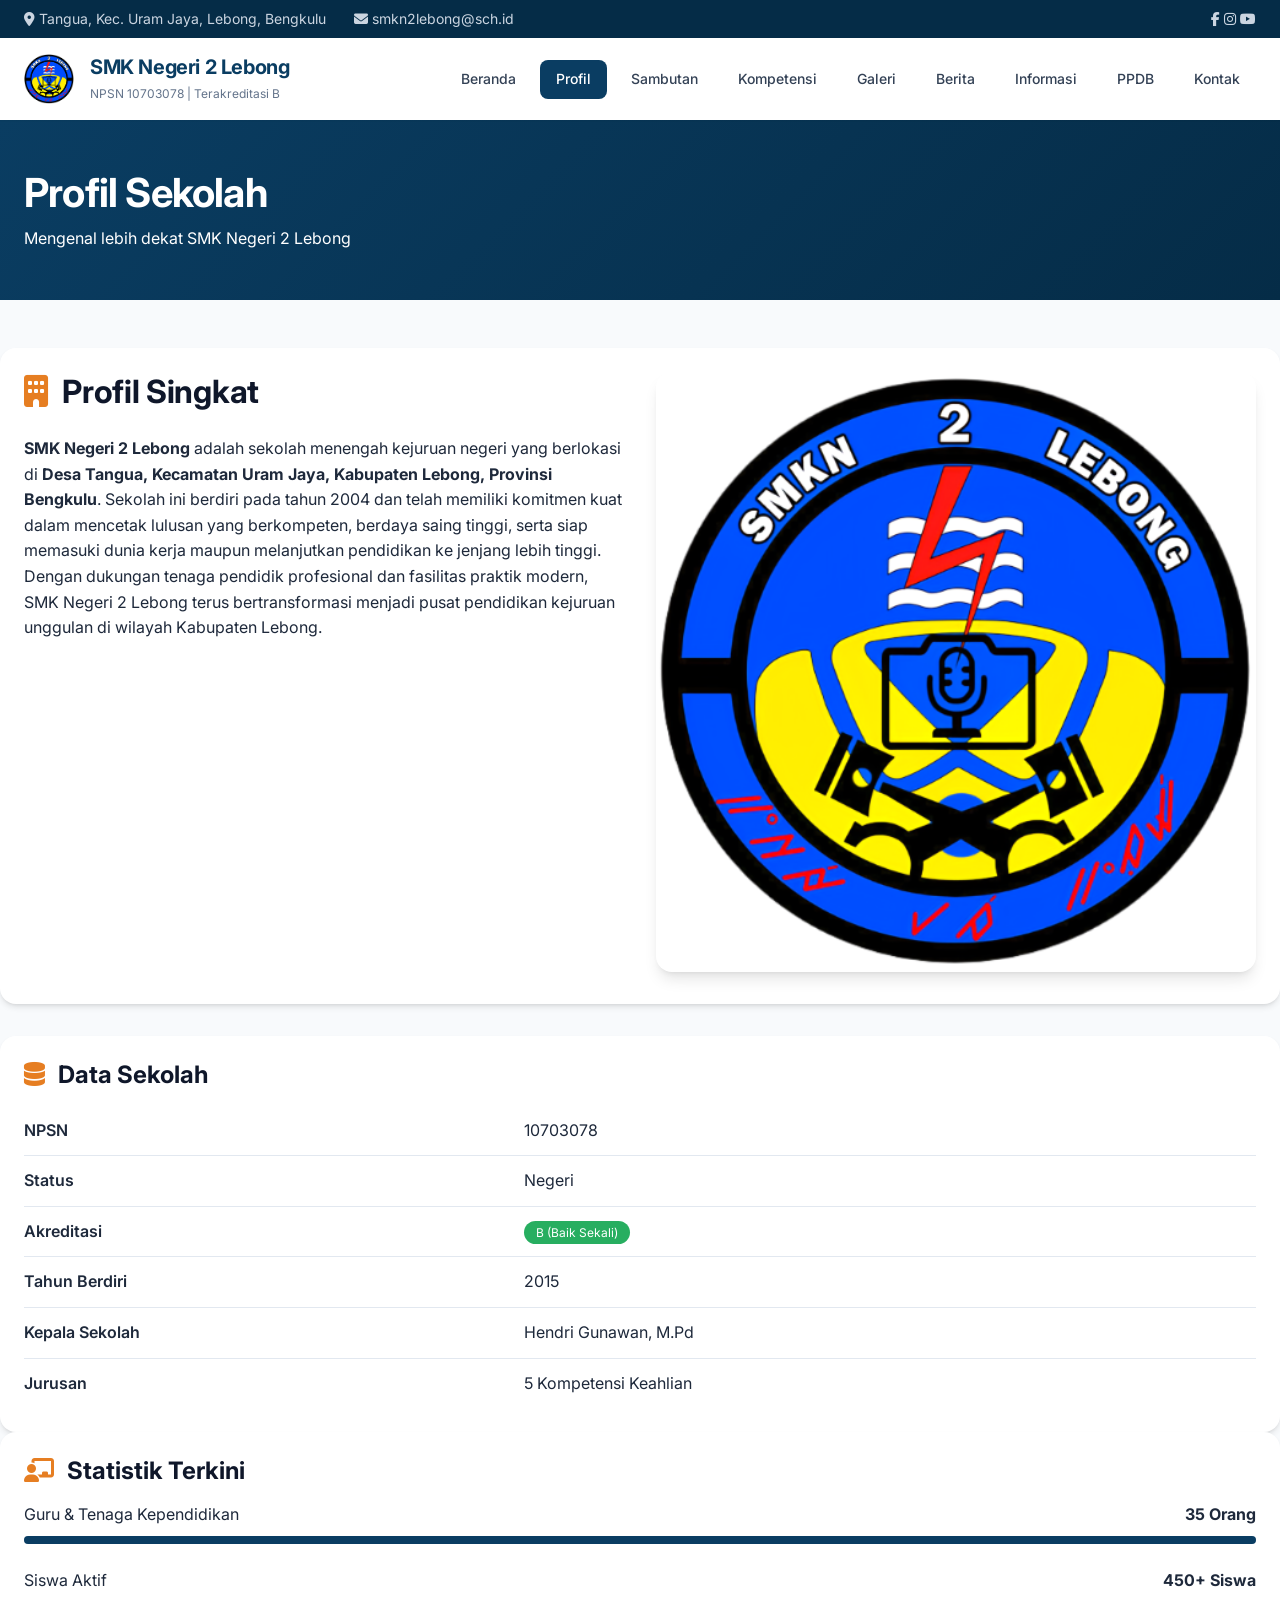
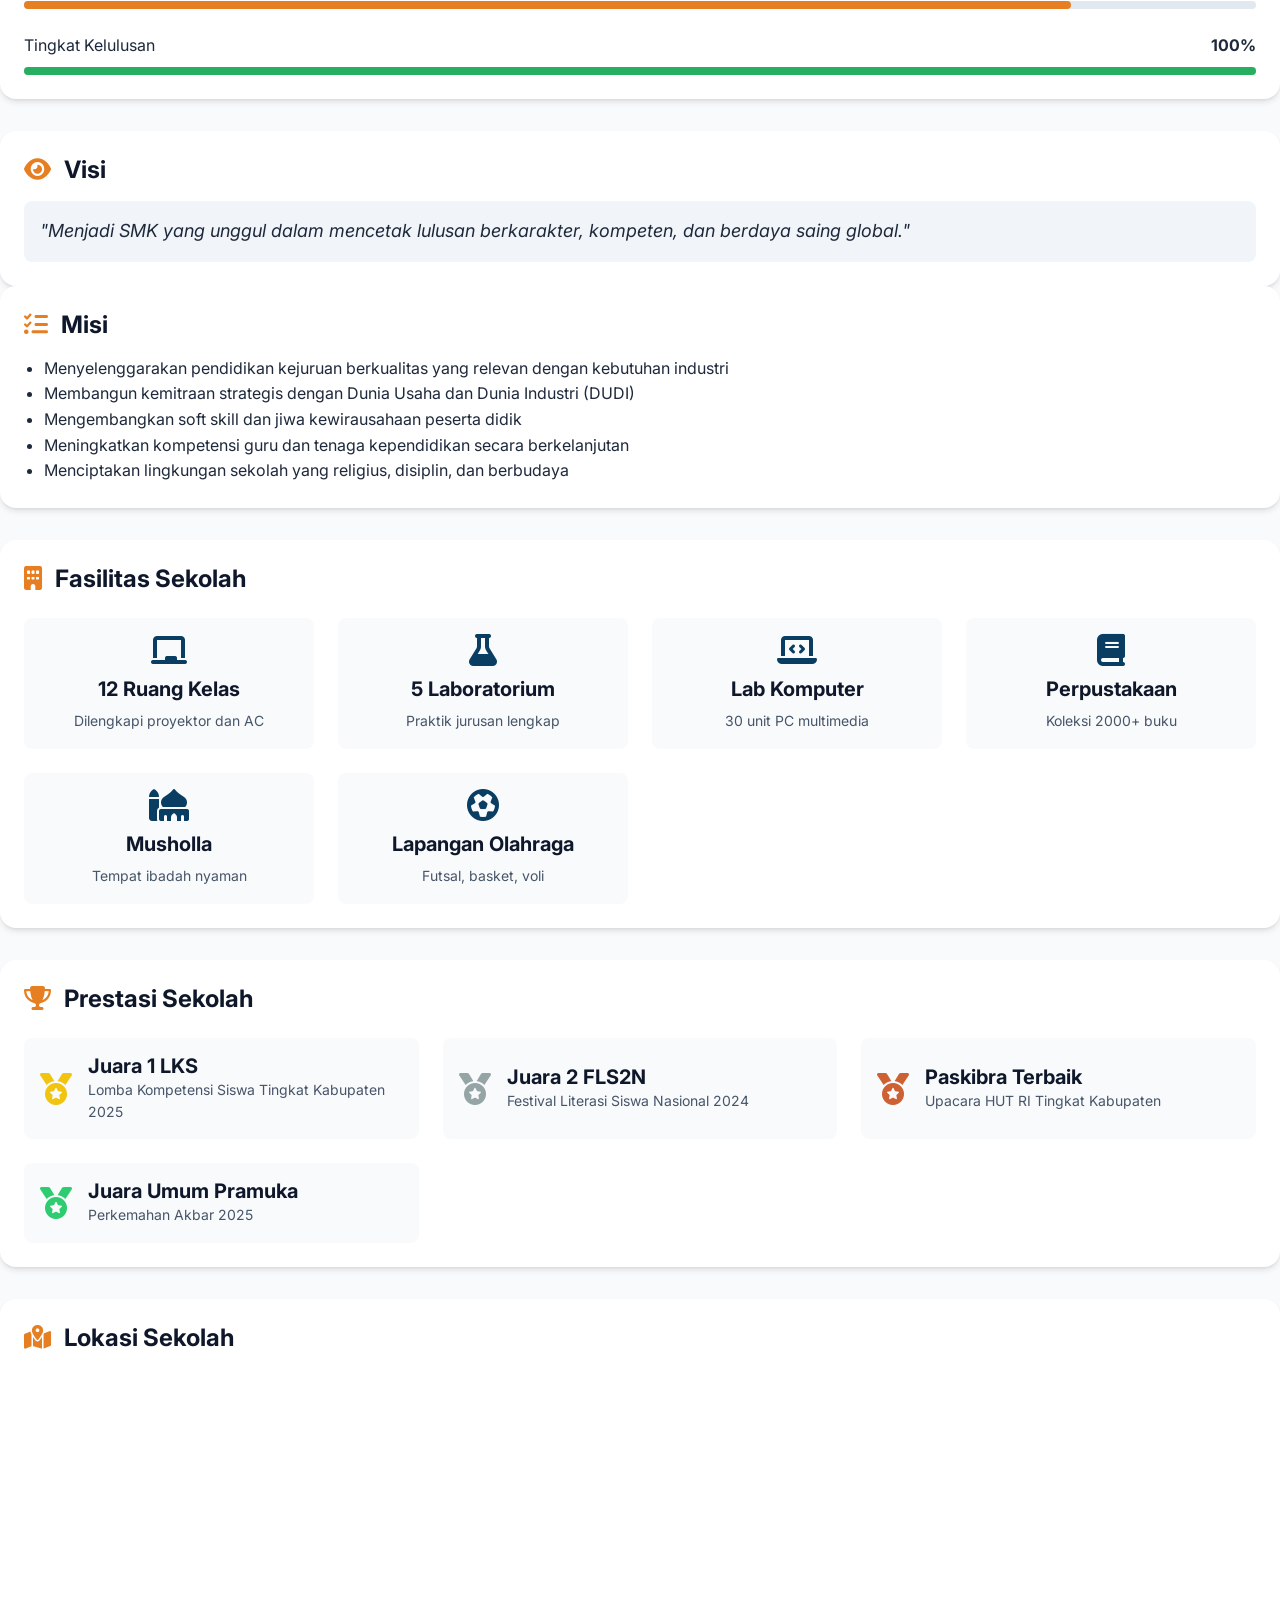
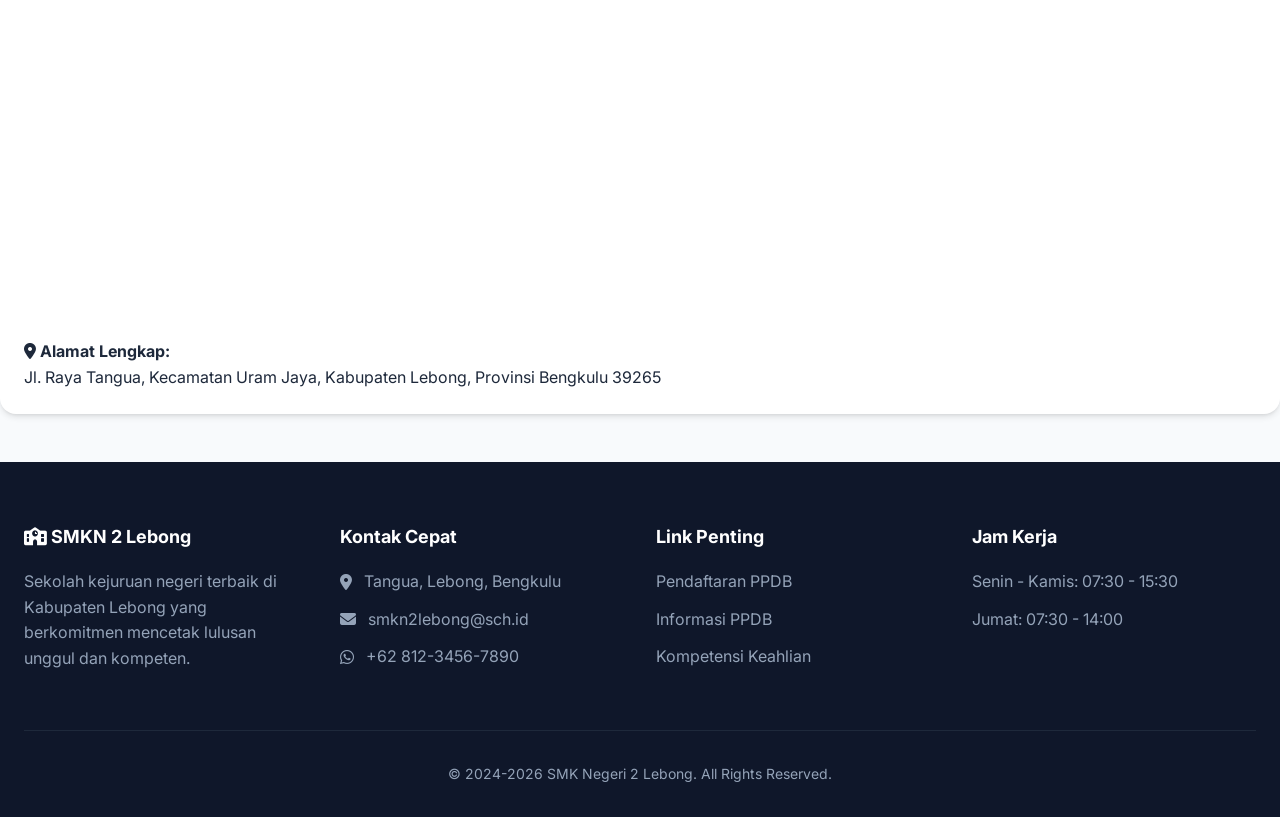
<file: profil.html>
<!DOCTYPE html>
<html lang="id">
<head>
  <meta charset="UTF-8" />
  <meta name="viewport" content="width=device-width, initial-scale=1.0" />
  <title>Profil Sekolah | SMK Negeri 2 Lebong</title>
  <meta name="description" content="Profil resmi SMK Negeri 2 Lebong: visi, misi, jurusan, fasilitas, dan prestasi sekolah kejuruan unggulan di Kabupaten Lebong." />
  <meta name="keywords" content="Profil SMK Negeri 2 Lebong, Visi Misi SMK, Fasilitas SMK, Prestasi SMKN 2 Lebong" />
  <meta name="author" content="SMK Negeri 2 Lebong" />
  <link rel="icon" href="favicon.ico" type="image/x-icon" />
  <link rel="stylesheet" href="https://cdnjs.cloudflare.com/ajax/libs/font-awesome/6.5.1/css/all.min.css" />
  <link href="https://fonts.googleapis.com/css2?family=Inter:wght@300;400;500;600;700;800&display=swap" rel="stylesheet" />
  <link rel="stylesheet" href="css/style.css" />
</head>
<body>

  <!-- Top Bar -->
  <div class="header-top">
    <div class="container">
      <div class="contact-info">
        <span><i class="fas fa-map-marker-alt"></i> Tangua, Kec. Uram Jaya, Lebong, Bengkulu</span>
        <span style="margin-left: 1.5rem;"><i class="fas fa-envelope"></i> smkn2lebong@sch.id</span>
      </div>
      <div class="social-links">
        <a href="#"><i class="fab fa-facebook-f"></i></a>
        <a href="#"><i class="fab fa-instagram"></i></a>
        <a href="#"><i class="fab fa-youtube"></i></a>
      </div>
    </div>
  </div>

  <!-- Main Header -->
  <div class="main-header">
    <div class="container">
      <div class="logo">
        <img src="logo.png" alt="Logo SMK Negeri 2 Lebong" class="logo-img">
        <div class="logo-text">
          <h1>SMK Negeri 2 Lebong</h1>
          <p>NPSN 10703078 | Terakreditasi B</p>
        </div>
      </div>
      <button class="menu-toggle">☰</button>
      <nav class="nav-menu">
        <a href="index.html">Beranda</a>
        <a href="profil.html" class="active">Profil</a>
        <a href="sambutan.html">Sambutan</a>
        <a href="kompetensi.html">Kompetensi</a>
        <a href="galeri.html">Galeri</a>
        <a href="berita.html">Berita</a>
        <a href="informasi.html">Informasi</a>
        <a href="ppdb.html">PPDB</a>
        <a href="kontak.html">Kontak</a>
      </nav>
    </div>
  </div>

  <!-- Page Header -->
  <section class="page-header" style="background: linear-gradient(135deg, var(--primary), var(--primary-dark)); color: white; padding: 3rem 0;">
    <div class="container">
      <h1 style="color: white; margin-bottom: 0.5rem;">Profil Sekolah</h1>
      <p>Mengenal lebih dekat SMK Negeri 2 Lebong</p>
    </div>
  </section>

  <main class="container" style="padding: 3rem 0;">
    <!-- Profil Singkat -->
    <div class="card" style="margin-bottom: 2rem;">
      <div class="card-body">
        <div style="display: grid; grid-template-columns: 1fr 1fr; gap: 2rem;">
          <div>
            <h2><i class="fas fa-building" style="color: var(--accent); margin-right: 0.5rem;"></i> Profil Singkat</h2>
            <p><strong>SMK Negeri 2 Lebong</strong> adalah sekolah menengah kejuruan negeri yang berlokasi di <strong>Desa Tangua, Kecamatan Uram Jaya, Kabupaten Lebong, Provinsi Bengkulu</strong>. Sekolah ini berdiri pada tahun 2004 dan telah memiliki komitmen kuat dalam mencetak lulusan yang berkompeten, berdaya saing tinggi, serta siap memasuki dunia kerja maupun melanjutkan pendidikan ke jenjang lebih tinggi.</p>
            <p>Dengan dukungan tenaga pendidik profesional dan fasilitas praktik modern, SMK Negeri 2 Lebong terus bertransformasi menjadi pusat pendidikan kejuruan unggulan di wilayah Kabupaten Lebong.</p>
          </div>
          <div>
            <img src="logo.png" alt="SMK Negeri 2 Lebong" style="width: 100%; border-radius: var(--radius-lg); box-shadow: var(--shadow-md);">
          </div>
        </div>
      </div>
    </div>

    <!-- Data Sekolah -->
    <div class="grid-2" style="margin-bottom: 2rem;">
      <div class="card">
        <div class="card-body">
          <h3><i class="fas fa-database" style="color: var(--accent); margin-right: 0.5rem;"></i> Data Sekolah</h3>
          <table style="width: 100%; border-collapse: collapse;">
            <tr style="border-bottom: 1px solid var(--gray-200);">
              <td style="padding: 0.75rem 0; font-weight: 600;">NPSN</td>
              <td style="padding: 0.75rem 0;">10703078</td>
            </tr>
            <tr style="border-bottom: 1px solid var(--gray-200);">
              <td style="padding: 0.75rem 0; font-weight: 600;">Status</td>
              <td style="padding: 0.75rem 0;">Negeri</td>
            </tr>
            <tr style="border-bottom: 1px solid var(--gray-200);">
              <td style="padding: 0.75rem 0; font-weight: 600;">Akreditasi</td>
              <td style="padding: 0.75rem 0;"><span style="background: var(--success); color: white; padding: 0.25rem 0.75rem; border-radius: 20px; font-size: 0.75rem;">B (Baik Sekali)</span></td>
            </tr>
            <tr style="border-bottom: 1px solid var(--gray-200);">
              <td style="padding: 0.75rem 0; font-weight: 600;">Tahun Berdiri</td>
              <td style="padding: 0.75rem 0;">2015</td>
            </tr>
            <tr style="border-bottom: 1px solid var(--gray-200);">
              <td style="padding: 0.75rem 0; font-weight: 600;">Kepala Sekolah</td>
              <td style="padding: 0.75rem 0;">Hendri Gunawan, M.Pd</td>
            </tr>
            <tr>
              <td style="padding: 0.75rem 0; font-weight: 600;">Jurusan</td>
              <td style="padding: 0.75rem 0;">5 Kompetensi Keahlian</td>
            </tr>
          </table>
        </div>
      </div>
      <div class="card">
        <div class="card-body">
          <h3><i class="fas fa-chalkboard-user" style="color: var(--accent); margin-right: 0.5rem;"></i> Statistik Terkini</h3>
          <div style="margin-top: 1rem;">
            <div style="margin-bottom: 1.5rem;">
              <div style="display: flex; justify-content: space-between; margin-bottom: 0.5rem;">
                <span>Guru & Tenaga Kependidikan</span>
                <strong>35 Orang</strong>
              </div>
              <div style="background: var(--gray-200); height: 8px; border-radius: 4px;">
                <div style="width: 100%; background: var(--primary); height: 8px; border-radius: 4px;"></div>
              </div>
            </div>
            <div style="margin-bottom: 1.5rem;">
              <div style="display: flex; justify-content: space-between; margin-bottom: 0.5rem;">
                <span>Siswa Aktif</span>
                <strong>450+ Siswa</strong>
              </div>
              <div style="background: var(--gray-200); height: 8px; border-radius: 4px;">
                <div style="width: 85%; background: var(--accent); height: 8px; border-radius: 4px;"></div>
              </div>
            </div>
            <div>
              <div style="display: flex; justify-content: space-between; margin-bottom: 0.5rem;">
                <span>Tingkat Kelulusan</span>
                <strong>100%</strong>
              </div>
              <div style="background: var(--gray-200); height: 8px; border-radius: 4px;">
                <div style="width: 100%; background: var(--success); height: 8px; border-radius: 4px;"></div>
              </div>
            </div>
          </div>
        </div>
      </div>
    </div>

    <!-- Visi & Misi -->
    <div class="grid-2" style="margin-bottom: 2rem;">
      <div class="card">
        <div class="card-body">
          <h3><i class="fas fa-eye" style="color: var(--accent); margin-right: 0.5rem;"></i> Visi</h3>
          <p style="font-size: 1.125rem; font-style: italic; padding: 1rem; background: var(--gray-100); border-radius: var(--radius);">"Menjadi SMK yang unggul dalam mencetak lulusan berkarakter, kompeten, dan berdaya saing global."</p>
        </div>
      </div>
      <div class="card">
        <div class="card-body">
          <h3><i class="fas fa-list-check" style="color: var(--accent); margin-right: 0.5rem;"></i> Misi</h3>
          <ul style="padding-left: 1.25rem;">
            <li>Menyelenggarakan pendidikan kejuruan berkualitas yang relevan dengan kebutuhan industri</li>
            <li>Membangun kemitraan strategis dengan Dunia Usaha dan Dunia Industri (DUDI)</li>
            <li>Mengembangkan soft skill dan jiwa kewirausahaan peserta didik</li>
            <li>Meningkatkan kompetensi guru dan tenaga kependidikan secara berkelanjutan</li>
            <li>Menciptakan lingkungan sekolah yang religius, disiplin, dan berbudaya</li>
          </ul>
        </div>
      </div>
    </div>

    <!-- Fasilitas -->
    <div class="card" style="margin-bottom: 2rem;">
      <div class="card-body">
        <h3><i class="fas fa-building" style="color: var(--accent); margin-right: 0.5rem;"></i> Fasilitas Sekolah</h3>
        <div style="display: grid; grid-template-columns: repeat(auto-fit, minmax(250px, 1fr)); gap: 1.5rem; margin-top: 1.5rem;">
          <div style="text-align: center; padding: 1rem; background: var(--gray-50); border-radius: var(--radius);">
            <i class="fas fa-chalkboard" style="font-size: 2rem; color: var(--primary);"></i>
            <h4 style="margin: 0.5rem 0;">12 Ruang Kelas</h4>
            <p style="font-size: 0.875rem; color: var(--gray-600);">Dilengkapi proyektor dan AC</p>
          </div>
          <div style="text-align: center; padding: 1rem; background: var(--gray-50); border-radius: var(--radius);">
            <i class="fas fa-flask" style="font-size: 2rem; color: var(--primary);"></i>
            <h4 style="margin: 0.5rem 0;">5 Laboratorium</h4>
            <p style="font-size: 0.875rem; color: var(--gray-600);">Praktik jurusan lengkap</p>
          </div>
          <div style="text-align: center; padding: 1rem; background: var(--gray-50); border-radius: var(--radius);">
            <i class="fas fa-laptop-code" style="font-size: 2rem; color: var(--primary);"></i>
            <h4 style="margin: 0.5rem 0;">Lab Komputer</h4>
            <p style="font-size: 0.875rem; color: var(--gray-600);">30 unit PC multimedia</p>
          </div>
          <div style="text-align: center; padding: 1rem; background: var(--gray-50); border-radius: var(--radius);">
            <i class="fas fa-book" style="font-size: 2rem; color: var(--primary);"></i>
            <h4 style="margin: 0.5rem 0;">Perpustakaan</h4>
            <p style="font-size: 0.875rem; color: var(--gray-600);">Koleksi 2000+ buku</p>
          </div>
          <div style="text-align: center; padding: 1rem; background: var(--gray-50); border-radius: var(--radius);">
            <i class="fas fa-mosque" style="font-size: 2rem; color: var(--primary);"></i>
            <h4 style="margin: 0.5rem 0;">Musholla</h4>
            <p style="font-size: 0.875rem; color: var(--gray-600);">Tempat ibadah nyaman</p>
          </div>
          <div style="text-align: center; padding: 1rem; background: var(--gray-50); border-radius: var(--radius);">
            <i class="fas fa-futbol" style="font-size: 2rem; color: var(--primary);"></i>
            <h4 style="margin: 0.5rem 0;">Lapangan Olahraga</h4>
            <p style="font-size: 0.875rem; color: var(--gray-600);">Futsal, basket, voli</p>
          </div>
        </div>
      </div>
    </div>

    <!-- Prestasi -->
    <div class="card" style="margin-bottom: 2rem;">
      <div class="card-body">
        <h3><i class="fas fa-trophy" style="color: var(--accent); margin-right: 0.5rem;"></i> Prestasi Sekolah</h3>
        <div style="display: grid; grid-template-columns: repeat(auto-fit, minmax(300px, 1fr)); gap: 1.5rem; margin-top: 1.5rem;">
          <div style="display: flex; align-items: center; gap: 1rem; padding: 1rem; background: var(--gray-50); border-radius: var(--radius);">
            <i class="fas fa-medal" style="font-size: 2rem; color: #f1c40f;"></i>
            <div>
              <h4 style="margin: 0;">Juara 1 LKS</h4>
              <p style="margin: 0; font-size: 0.875rem; color: var(--gray-600);">Lomba Kompetensi Siswa Tingkat Kabupaten 2025</p>
            </div>
          </div>
          <div style="display: flex; align-items: center; gap: 1rem; padding: 1rem; background: var(--gray-50); border-radius: var(--radius);">
            <i class="fas fa-medal" style="font-size: 2rem; color: #95a5a6;"></i>
            <div>
              <h4 style="margin: 0;">Juara 2 FLS2N</h4>
              <p style="margin: 0; font-size: 0.875rem; color: var(--gray-600);">Festival Literasi Siswa Nasional 2024</p>
            </div>
          </div>
          <div style="display: flex; align-items: center; gap: 1rem; padding: 1rem; background: var(--gray-50); border-radius: var(--radius);">
            <i class="fas fa-medal" style="font-size: 2rem; color: #cd6133;"></i>
            <div>
              <h4 style="margin: 0;">Paskibra Terbaik</h4>
              <p style="margin: 0; font-size: 0.875rem; color: var(--gray-600);">Upacara HUT RI Tingkat Kabupaten</p>
            </div>
          </div>
          <div style="display: flex; align-items: center; gap: 1rem; padding: 1rem; background: var(--gray-50); border-radius: var(--radius);">
            <i class="fas fa-medal" style="font-size: 2rem; color: #2ecc71;"></i>
            <div>
              <h4 style="margin: 0;">Juara Umum Pramuka</h4>
              <p style="margin: 0; font-size: 0.875rem; color: var(--gray-600);">Perkemahan Akbar 2025</p>
            </div>
          </div>
        </div>
      </div>
    </div>

    <!-- Lokasi -->
    <div class="card">
      <div class="card-body">
        <h3><i class="fas fa-map-location-dot" style="color: var(--accent); margin-right: 0.5rem;"></i> Lokasi Sekolah</h3>
        <div style="position: relative; padding-bottom: 45%; height: 0; overflow: hidden; border-radius: var(--radius); margin-top: 1rem;">
          <iframe src="https://www.google.com/maps/embed?pb=!1m18!1m12!1m3!1d3986.5!2d102.2!3d-3.1!2m3!1f0!2f0!3f0!3m2!1i1024!2i768!4f13.1!3m3!1m2!1s0x2e34b2f5b8e9a8a1%3A0x0!2zM8KwMDYnMzYuMCJTIDEwMsKwMTInMzAuMCJF!5e0!3m2!1sid!2sid!4v1234567890123!5m2!1sid!2sid" 
                style="position: absolute; top: 0; left: 0; width: 100%; height: 100%;" 
                frameborder="0" 
                allowfullscreen>
          </iframe>
        </div>
        <p style="margin-top: 1rem;"><strong><i class="fas fa-location-dot"></i> Alamat Lengkap:</strong><br>Jl. Raya Tangua, Kecamatan Uram Jaya, Kabupaten Lebong, Provinsi Bengkulu 39265</p>
      </div>
    </div>
  </main>

  <!-- Footer -->
  <footer class="footer">
    <div class="container">
      <div class="footer-grid">
        <div class="footer-col">
          <h4><i class="fas fa-school"></i> SMKN 2 Lebong</h4>
          <p>Sekolah kejuruan negeri terbaik di Kabupaten Lebong yang berkomitmen mencetak lulusan unggul dan kompeten.</p>
        </div>
        <div class="footer-col">
          <h4>Kontak Cepat</h4>
          <ul class="footer-contact">
            <li><i class="fas fa-map-marker-alt"></i> Tangua, Lebong, Bengkulu</li>
            <li><i class="fas fa-envelope"></i> smkn2lebong@sch.id</li>
            <li><i class="fab fa-whatsapp"></i> +62 812-3456-7890</li>
          </ul>
        </div>
        <div class="footer-col">
          <h4>Link Penting</h4>
          <ul>
            <li><a href="ppdb.html">Pendaftaran PPDB</a></li>
            <li><a href="informasi.html">Informasi PPDB</a></li>
            <li><a href="kompetensi.html">Kompetensi Keahlian</a></li>
          </ul>
        </div>
        <div class="footer-col">
          <h4>Jam Kerja</h4>
          <ul>
            <li>Senin - Kamis: 07:30 - 15:30</li>
            <li>Jumat: 07:30 - 14:00</li>
          </ul>
        </div>
      </div>
      <div class="footer-bottom">
        <p>&copy; 2024-<span id="current-year"></span> SMK Negeri 2 Lebong. All Rights Reserved.</p>
      </div>
    </div>
  </footer>

  <script src="js/main.js"></script>
</body>
</html>
</file>
<file: css/style.css>
/* ========== RESET & VARIABLES ========== */
* {
  margin: 0;
  padding: 0;
  box-sizing: border-box;
}

:root {
  --primary: #0a3d62;
  --primary-dark: #052c47;
  --primary-light: #1e6091;
  --primary-soft: #e8f0f8;
  --secondary: #2c3e50;
  --accent: #e67e22;
  --accent-dark: #d35400;
  --accent-light: #fdf0e6;
  --success: #27ae60;
  --warning: #f39c12;
  --danger: #e74c3c;
  --info: #3498db;
  --white: #ffffff;
  --gray-50: #f8fafc;
  --gray-100: #f1f5f9;
  --gray-200: #e2e8f0;
  --gray-300: #cbd5e1;
  --gray-400: #94a3b8;
  --gray-500: #64748b;
  --gray-600: #475569;
  --gray-700: #334155;
  --gray-800: #1e293b;
  --gray-900: #0f172a;
  --shadow-sm: 0 1px 2px 0 rgb(0 0 0 / 0.05);
  --shadow: 0 4px 6px -1px rgb(0 0 0 / 0.1), 0 2px 4px -2px rgb(0 0 0 / 0.1);
  --shadow-md: 0 10px 15px -3px rgb(0 0 0 / 0.1), 0 4px 6px -4px rgb(0 0 0 / 0.1);
  --shadow-lg: 0 20px 25px -5px rgb(0 0 0 / 0.1), 0 8px 10px -6px rgb(0 0 0 / 0.1);
  --shadow-xl: 0 25px 50px -12px rgb(0 0 0 / 0.25);
  --transition: all 0.3s cubic-bezier(0.4, 0, 0.2, 1);
  --radius-sm: 0.375rem;
  --radius: 0.5rem;
  --radius-md: 0.75rem;
  --radius-lg: 1rem;
  --radius-xl: 1.5rem;
}

body {
  font-family: 'Inter', system-ui, -apple-system, 'Segoe UI', Roboto, Helvetica, Arial, sans-serif;
  background: var(--gray-50);
  color: var(--gray-800);
  line-height: 1.6;
  overflow-x: hidden;
}

/* ========== TYPOGRAPHY ========== */
h1, h2, h3, h4, h5, h6 {
  font-weight: 700;
  line-height: 1.25;
  color: var(--gray-900);
}

h1 { font-size: 2.5rem; letter-spacing: -0.02em; }
h2 { font-size: 2rem; letter-spacing: -0.01em; margin-bottom: 1.5rem; }
h3 { font-size: 1.5rem; margin-bottom: 1rem; }
h4 { font-size: 1.25rem; margin-bottom: 0.75rem; }

.section-title {
  position: relative;
  display: inline-block;
  margin-bottom: 2rem;
  font-weight: 700;
}

.section-title::after {
  content: '';
  position: absolute;
  bottom: -0.5rem;
  left: 0;
  width: 60px;
  height: 4px;
  background: var(--accent);
  border-radius: 2px;
}

.text-center .section-title::after {
  left: 50%;
  transform: translateX(-50%);
}

/* ========== CONTAINER ========== */
.container {
  max-width: 1280px;
  margin: 0 auto;
  padding: 0 1.5rem;
}

/* ========== HEADER ========== */
.header-top {
  background: var(--primary-dark);
  color: var(--gray-300);
  font-size: 0.875rem;
  padding: 0.5rem 0;
}

.header-top .container {
  display: flex;
  justify-content: space-between;
  flex-wrap: wrap;
  gap: 1rem;
}

.header-top a {
  color: var(--gray-300);
  text-decoration: none;
  transition: var(--transition);
}

.header-top a:hover {
  color: var(--white);
}

.main-header {
  background: var(--white);
  position: sticky;
  top: 0;
  z-index: 1000;
  transition: var(--transition);
  box-shadow: var(--shadow-sm);
}

.main-header.scrolled {
  box-shadow: var(--shadow-md);
}

.main-header .container {
  display: flex;
  justify-content: space-between;
  align-items: center;
  padding: 1rem 1.5rem;
}

.logo {
  display: flex;
  align-items: center;
  gap: 1rem;
}

.logo-img {
  width: 50px;
  height: 50px;
  object-fit: contain;
}

.logo-text h1 {
  font-size: 1.25rem;
  margin-bottom: 0;
  color: var(--primary);
}

.logo-text p {
  font-size: 0.75rem;
  color: var(--gray-500);
  margin-top: 0.25rem;
}

/* ========== NAVIGATION ========== */
.nav-menu {
  display: flex;
  gap: 0.5rem;
  flex-wrap: wrap;
}

.nav-menu a {
  color: var(--gray-700);
  text-decoration: none;
  padding: 0.5rem 1rem;
  font-weight: 500;
  font-size: 0.875rem;
  transition: var(--transition);
  border-radius: var(--radius);
}

.nav-menu a:hover,
.nav-menu a.active {
  background: var(--primary);
  color: var(--white);
}

.menu-toggle {
  display: none;
  background: none;
  border: none;
  font-size: 1.5rem;
  cursor: pointer;
  color: var(--primary);
}

/* ========== HERO SECTION ========== */
.hero {
  background: linear-gradient(135deg, var(--primary) 0%, var(--primary-dark) 100%);
  color: var(--white);
  padding: 4rem 0;
  position: relative;
  overflow: hidden;
}

.hero::before {
  content: '';
  position: absolute;
  top: 0;
  left: 0;
  right: 0;
  bottom: 0;
  background: url('data:image/svg+xml,<svg xmlns="http://www.w3.org/2000/svg" viewBox="0 0 200 200"><path fill="rgba(255,255,255,0.03)" d="M100 0L200 100L100 200L0 100L100 0Z"/></svg>');
  background-repeat: repeat;
  opacity: 0.1;
}

.hero .container {
  position: relative;
  z-index: 1;
  display: grid;
  grid-template-columns: 1fr 1fr;
  gap: 3rem;
  align-items: center;
}

.hero-content h1 {
  color: var(--white);
  font-size: 3rem;
  margin-bottom: 1.5rem;
}

.hero-content p {
  font-size: 1.125rem;
  opacity: 0.9;
  margin-bottom: 2rem;
}

.hero-stats {
  display: flex;
  gap: 2rem;
  margin-top: 2rem;
}

.stat-item {
  text-align: center;
}

.stat-number {
  font-size: 2rem;
  font-weight: 700;
  display: block;
}

.stat-label {
  font-size: 0.875rem;
  opacity: 0.8;
}

.hero-image img {
  width: 100%;
  border-radius: var(--radius-lg);
  box-shadow: var(--shadow-xl);
}

/* ========== BUTTONS ========== */
.btn {
  display: inline-flex;
  align-items: center;
  gap: 0.5rem;
  padding: 0.75rem 1.5rem;
  font-weight: 600;
  font-size: 0.875rem;
  text-decoration: none;
  border-radius: var(--radius);
  transition: var(--transition);
  cursor: pointer;
  border: none;
}

.btn-primary {
  background: var(--accent);
  color: var(--white);
}

.btn-primary:hover {
  background: var(--accent-dark);
  transform: translateY(-2px);
  box-shadow: var(--shadow-md);
}

.btn-outline {
  background: transparent;
  border: 2px solid var(--white);
  color: var(--white);
}

.btn-outline:hover {
  background: var(--white);
  color: var(--primary);
}

.btn-secondary {
  background: var(--primary);
  color: var(--white);
}

.btn-secondary:hover {
  background: var(--primary-light);
}

/* ========== CARDS ========== */
.card {
  background: var(--white);
  border-radius: var(--radius-lg);
  overflow: hidden;
  transition: var(--transition);
  box-shadow: var(--shadow);
}

.card:hover {
  transform: translateY(-4px);
  box-shadow: var(--shadow-lg);
}

.card-body {
  padding: 1.5rem;
}

.card-header {
  padding: 1rem 1.5rem;
  border-bottom: 1px solid var(--gray-200);
  background: var(--gray-50);
}

/* Jurusan Cards */
.jurusan-grid {
  display: grid;
  grid-template-columns: repeat(auto-fit, minmax(300px, 1fr));
  gap: 1.5rem;
}

.jurusan-card {
  background: var(--white);
  border-radius: var(--radius-lg);
  overflow: hidden;
  transition: var(--transition);
  box-shadow: var(--shadow);
  position: relative;
}

.jurusan-card:hover {
  transform: translateY(-4px);
  box-shadow: var(--shadow-xl);
}

.jurusan-card-header {
  background: linear-gradient(135deg, var(--primary), var(--primary-light));
  padding: 2rem;
  text-align: center;
  color: var(--white);
}

.jurusan-icon {
  font-size: 3rem;
  margin-bottom: 1rem;
}

.jurusan-card-header h3 {
  color: var(--white);
  margin-bottom: 0;
}

.jurusan-card-body {
  padding: 1.5rem;
}

.jurusan-tag {
  display: inline-block;
  padding: 0.25rem 0.75rem;
  background: var(--accent-light);
  color: var(--accent-dark);
  border-radius: 20px;
  font-size: 0.75rem;
  font-weight: 600;
  margin-bottom: 1rem;
}

/* ========== STATS SECTION ========== */
.stats-section {
  background: linear-gradient(135deg, var(--primary-dark), var(--primary));
  color: var(--white);
  padding: 4rem 0;
}

.stats-grid {
  display: grid;
  grid-template-columns: repeat(4, 1fr);
  gap: 2rem;
  text-align: center;
}

.stat-card {
  padding: 1.5rem;
}

.stat-card .number {
  font-size: 2.5rem;
  font-weight: 800;
  display: block;
  margin-bottom: 0.5rem;
}

.stat-card .label {
  font-size: 0.875rem;
  opacity: 0.9;
  text-transform: uppercase;
  letter-spacing: 1px;
}

/* ========== TESTIMONIALS ========== */
.testimonial-section {
  background: var(--gray-100);
  padding: 4rem 0;
}

.testimonial-grid {
  display: grid;
  grid-template-columns: repeat(auto-fit, minmax(300px, 1fr));
  gap: 2rem;
}

.testimonial-card {
  background: var(--white);
  border-radius: var(--radius-lg);
  padding: 2rem;
  box-shadow: var(--shadow);
  position: relative;
}

.testimonial-card::before {
  content: '"';
  position: absolute;
  top: 1rem;
  left: 1rem;
  font-size: 4rem;
  color: var(--gray-200);
  font-family: Georgia, serif;
}

.testimonial-text {
  font-style: italic;
  margin-bottom: 1.5rem;
  position: relative;
  z-index: 1;
}

.testimonial-author {
  display: flex;
  align-items: center;
  gap: 1rem;
}

.testimonial-author img {
  width: 50px;
  height: 50px;
  border-radius: 50%;
  object-fit: cover;
}

.author-name {
  font-weight: 700;
  margin-bottom: 0.25rem;
}

.author-title {
  font-size: 0.75rem;
  color: var(--gray-500);
}

/* ========== FOOTER ========== */
.footer {
  background: var(--gray-900);
  color: var(--gray-400);
  padding: 4rem 0 2rem;
}

.footer-grid {
  display: grid;
  grid-template-columns: repeat(4, 1fr);
  gap: 2rem;
  margin-bottom: 3rem;
}

.footer-col h4 {
  color: var(--white);
  margin-bottom: 1.25rem;
  font-size: 1.125rem;
}

.footer-col ul {
  list-style: none;
  padding: 0;
}

.footer-col ul li {
  margin-bottom: 0.75rem;
}

.footer-col ul li a {
  color: var(--gray-400);
  text-decoration: none;
  transition: var(--transition);
}

.footer-col ul li a:hover {
  color: var(--white);
  padding-left: 0.25rem;
}

.footer-contact li {
  display: flex;
  gap: 0.75rem;
  align-items: center;
}

.footer-bottom {
  border-top: 1px solid var(--gray-800);
  padding-top: 2rem;
  text-align: center;
  font-size: 0.875rem;
}

/* ========== BLOG POSTS ========== */
.blog-grid {
  display: grid;
  grid-template-columns: repeat(auto-fit, minmax(320px, 1fr));
  gap: 2rem;
}

.blog-card {
  background: var(--white);
  border-radius: var(--radius-lg);
  overflow: hidden;
  box-shadow: var(--shadow);
  transition: var(--transition);
}

.blog-card:hover {
  transform: translateY(-4px);
  box-shadow: var(--shadow-lg);
}

.blog-image {
  width: 100%;
  height: 200px;
  object-fit: cover;
}

.blog-content {
  padding: 1.5rem;
}

.blog-date {
  font-size: 0.75rem;
  color: var(--gray-500);
  margin-bottom: 0.5rem;
  display: block;
}

.blog-title {
  font-size: 1.125rem;
  margin-bottom: 0.75rem;
}

.blog-excerpt {
  color: var(--gray-600);
  margin-bottom: 1rem;
  font-size: 0.875rem;
}

/* ========== FORM ========== */
.form-group {
  margin-bottom: 1.25rem;
}

.form-group label {
  display: block;
  margin-bottom: 0.5rem;
  font-weight: 500;
  color: var(--gray-700);
}

.form-control {
  width: 100%;
  padding: 0.75rem 1rem;
  border: 1px solid var(--gray-300);
  border-radius: var(--radius);
  font-size: 1rem;
  transition: var(--transition);
}

.form-control:focus {
  outline: none;
  border-color: var(--primary);
  box-shadow: 0 0 0 3px rgba(10, 61, 98, 0.1);
}

/* ========== ALERTS ========== */
.alert {
  padding: 1rem 1.25rem;
  border-radius: var(--radius);
  margin-bottom: 1.5rem;
}

.alert-success {
  background: #d4edda;
  border-left: 4px solid var(--success);
  color: #155724;
}

.alert-info {
  background: var(--primary-soft);
  border-left: 4px solid var(--primary);
  color: var(--primary-dark);
}

.alert-warning {
  background: #fff3cd;
  border-left: 4px solid var(--warning);
}

/* ========== RESPONSIVE ========== */
@media (max-width: 992px) {
  .hero .container {
    grid-template-columns: 1fr;
    text-align: center;
  }
  
  .hero-stats {
    justify-content: center;
  }
  
  .stats-grid {
    grid-template-columns: repeat(2, 1fr);
  }
  
  .footer-grid {
    grid-template-columns: repeat(2, 1fr);
  }
}

@media (max-width: 768px) {
  h1 { font-size: 2rem; }
  h2 { font-size: 1.5rem; }
  
  .menu-toggle {
    display: block;
  }
  
  .nav-menu {
    display: none;
    flex-direction: column;
    width: 100%;
    padding: 1rem 0;
  }
  
  .nav-menu.show {
    display: flex;
  }
  
  .main-header .container {
    flex-wrap: wrap;
  }
  
  .stats-grid {
    grid-template-columns: 1fr;
    gap: 1rem;
  }
  
  .footer-grid {
    grid-template-columns: 1fr;
  }
  
  .jurusan-grid {
    grid-template-columns: 1fr;
  }
}

@media (max-width: 576px) {
  .container {
    padding: 0 1rem;
  }
  
  .hero-content h1 {
    font-size: 1.75rem;
  }
  
  .hero-stats {
    flex-direction: column;
    gap: 1rem;
  }
}

/* ========== ANIMATIONS ========== */
@keyframes fadeInUp {
  from {
    opacity: 0;
    transform: translateY(30px);
  }
  to {
    opacity: 1;
    transform: translateY(0);
  }
}

.fade-in-up {
  animation: fadeInUp 0.6s ease forwards;
}

.loading {
  text-align: center;
  padding: 2rem;
  color: var(--gray-500);
}

.loading::after {
  content: '';
  display: inline-block;
  width: 30px;
  height: 30px;
  border: 3px solid var(--gray-300);
  border-top-color: var(--primary);
  border-radius: 50%;
  animation: spin 0.8s linear infinite;
  margin-left: 10px;
  vertical-align: middle;
}

@keyframes spin {
  to { transform: rotate(360deg); }
}
</file>
